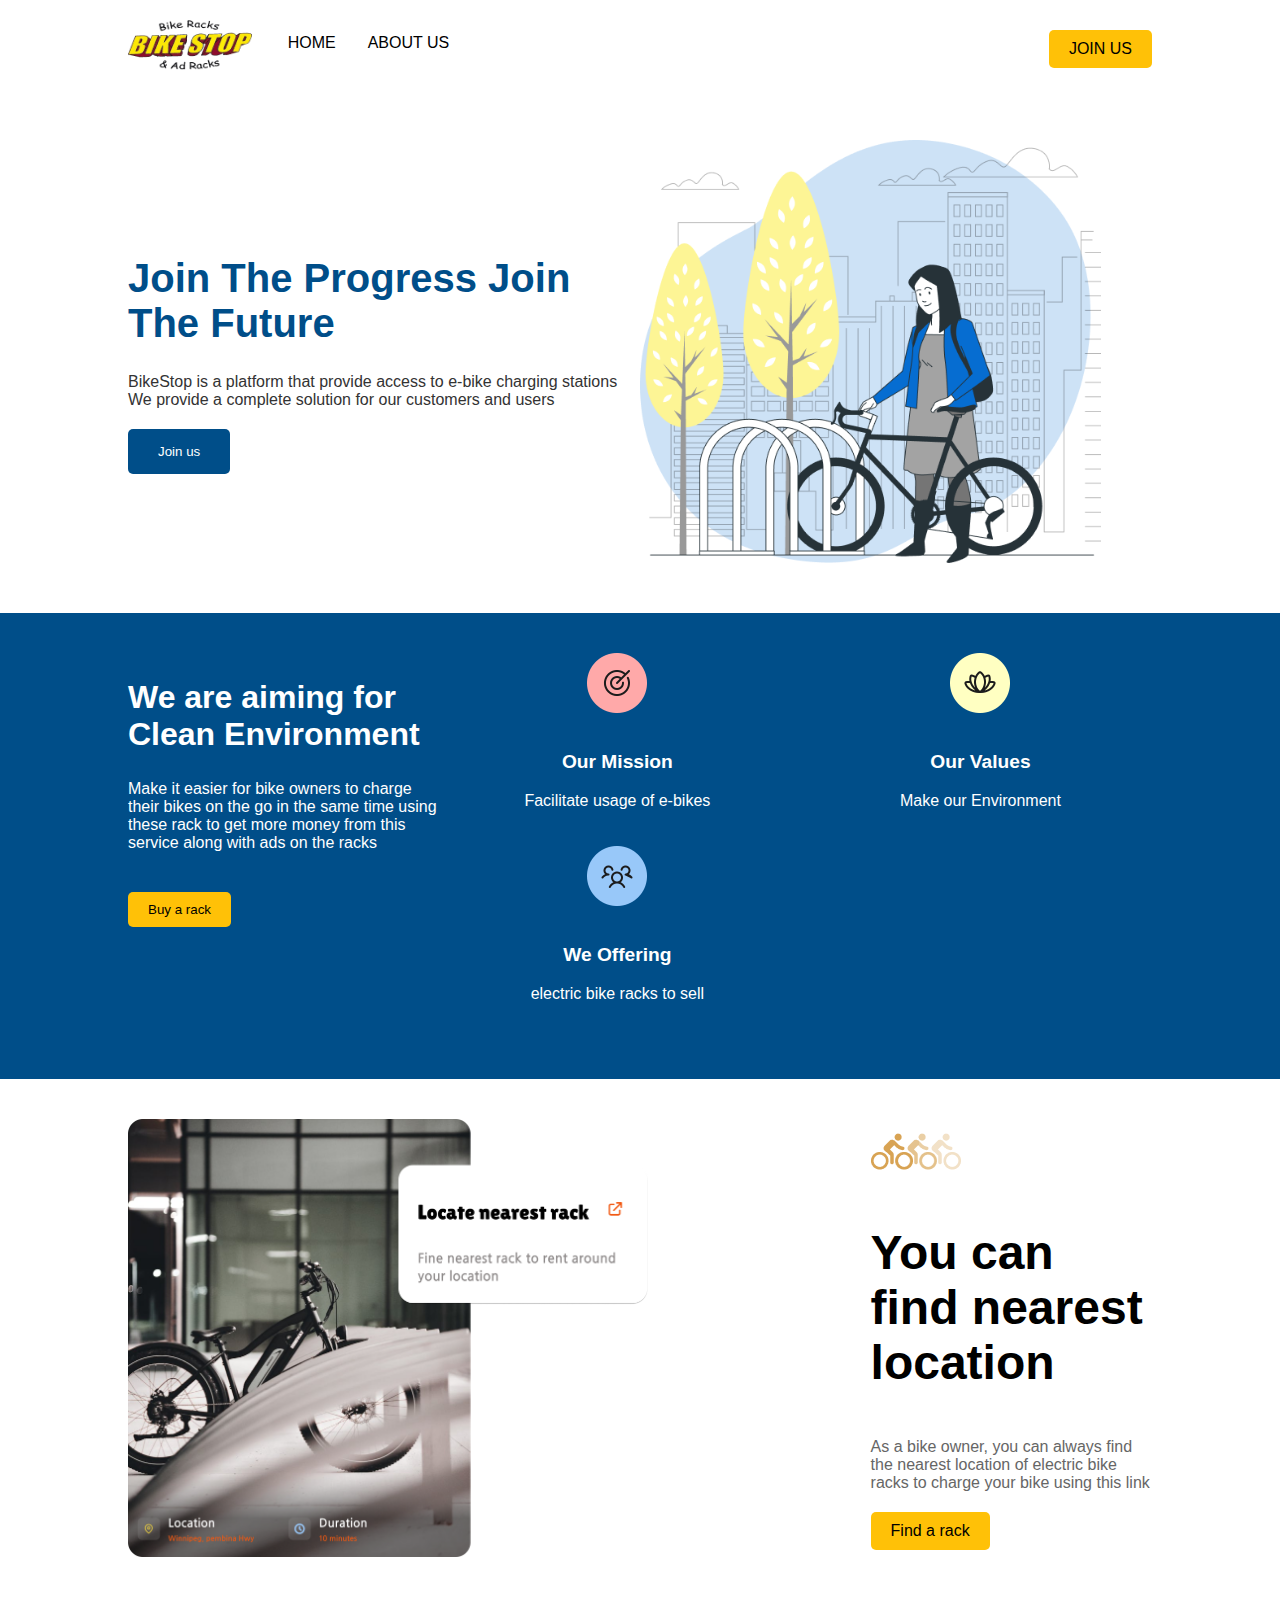
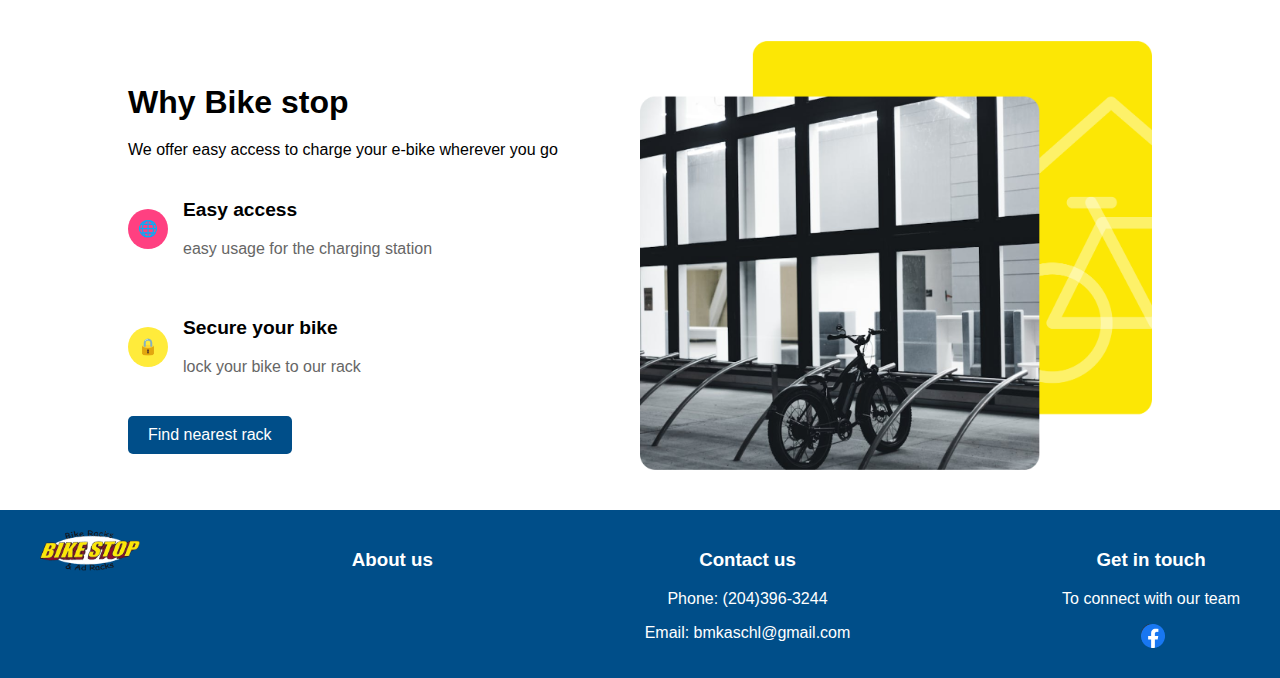
<file: website/front-end/index.html>
<!DOCTYPE html>
<html lang="en">
<head>
<meta charset="UTF-8">
<meta name="viewport" content="width=device-width, initial-scale=1.0">
<link rel="stylesheet" href="styles.css">
<link rel="icon" type="image/png" href="images/logo.png">
<title>Bike Stop - Bike Racks & Ad Racks</title>
</head>
<body>

<div class="navbar">
  <img src="images/logo.png" alt="Bike Stop Logo" class="logo">
  <a href="#">HOME</a>
  <a href="#">ABOUT US</a>
  <a href="#" class="right">JOIN US</a>
</div>

<div class="hero">
  <div class="hero-text">
    <h1>Join The Progress Join The Future</h1>
    <p>BikeStop is a platform that provide access to e-bike charging stations
    </br>We provide a complete solution for our customers and users </p>
    <button>Join us</button>
  </div>
  <img src="images/Frame.png" alt="Person with bike" class="hero-image">
</div>


<div class="mission-section">

    <div class="mission-text">
        <h2>We are aiming for Clean Environment</h2>
        <p>Make it easier for bike owners to charge their bikes on the go in the same time using these rack to get more money from this service along with ads on the racks</p>
        <button>Buy a rack</button>
      </div>

    <div class="mission-points">
      <div class="point">
        <img src="images/mission.png" alt="Our Mission">
        <h3>Our Mission</h3>
        <p>Facilitate usage of e-bikes</p>
      </div>
      <div class="point">
        <img src="images/values.png" alt="Our Values">
        <h3>Our Values</h3>
        <p>Make our Environment</p>
      </div>
      <div class="point">
        <img src="images/weoffer.png" alt="We Offering">
        <h3>We Offering</h3>
        <p>electric bike racks to sell</p>
      </div>
    </div>
    
   
  </div>
  
  
  <div class="locate-section">
    <div class="locate-image">
      <img src="images/locate.png" alt="Bike Rack">
    </div>
    <div class="locate-content">
        <img src="images/Frame 45.png" alt="Bike Rack">
      <h3>You can find nearest location</h3>
      <p>As a bike owner, you can always find the nearest location of electric bike racks to charge your bike using this link</p>
      <button onclick="location.href='/map_rack.html'">Find a rack</button>
    </div>
  </div>
  

  <div class="why-bike-stop-section">
    <div class="text-area">
      <h2>Why Bike stop</h2>
      <p>We offer easy access to charge your e-bike wherever you go</p>
      <div class="feature">
        <span class="icon" style="background-color: #ff4081;">🌐</span>
        <div class="feature-text">
          <h3>Easy access</h3>
          <p>easy usage for the charging station</p>
        </div>
      </div>
      <div class="feature">
        <span class="icon" style="background-color: #ffeb3b;">🔒</span>
        <div class="feature-text">
          <h3>Secure your bike</h3>
          <p>lock your bike to our rack</p>
        </div>
      </div>
      <button onclick="location.href='/map_rack.html'">Find nearest rack</button>
    </div>
    <div class="image-area">
      <img src="images/Group 9.png" alt="Bike Rack">
      <div class="overlay"></div>
    </div>
  </div>
  
  <footer class="site-footer">
    <div class="footer-content">
      <div class="footer-block">
        <img src="images/logo.png" alt="Bike Stop Logo" class="footer-logo">
      </div>
      <div class="footer-block">
        <h3>About us</h3>
      </div>
      <div class="footer-block">
        <h3>Contact us</h3>
        <p>Phone: (204)396-3244</p>
        <p>Email: bmkaschl@gmail.com</p>
      </div>
      <div class="footer-block">
        <h3>Get in touch</h3>
        <p>To connect with our team</p>
        <div class="social-icons">
            <a href="https://www.facebook.com/Bikestopbikeracks" class="social-icon"><img src="images/Facebook.png" alt="Facebook"></a>

  
          </div>
      </div>
    </div>
  </footer>
  
</body>
</html>
</file>
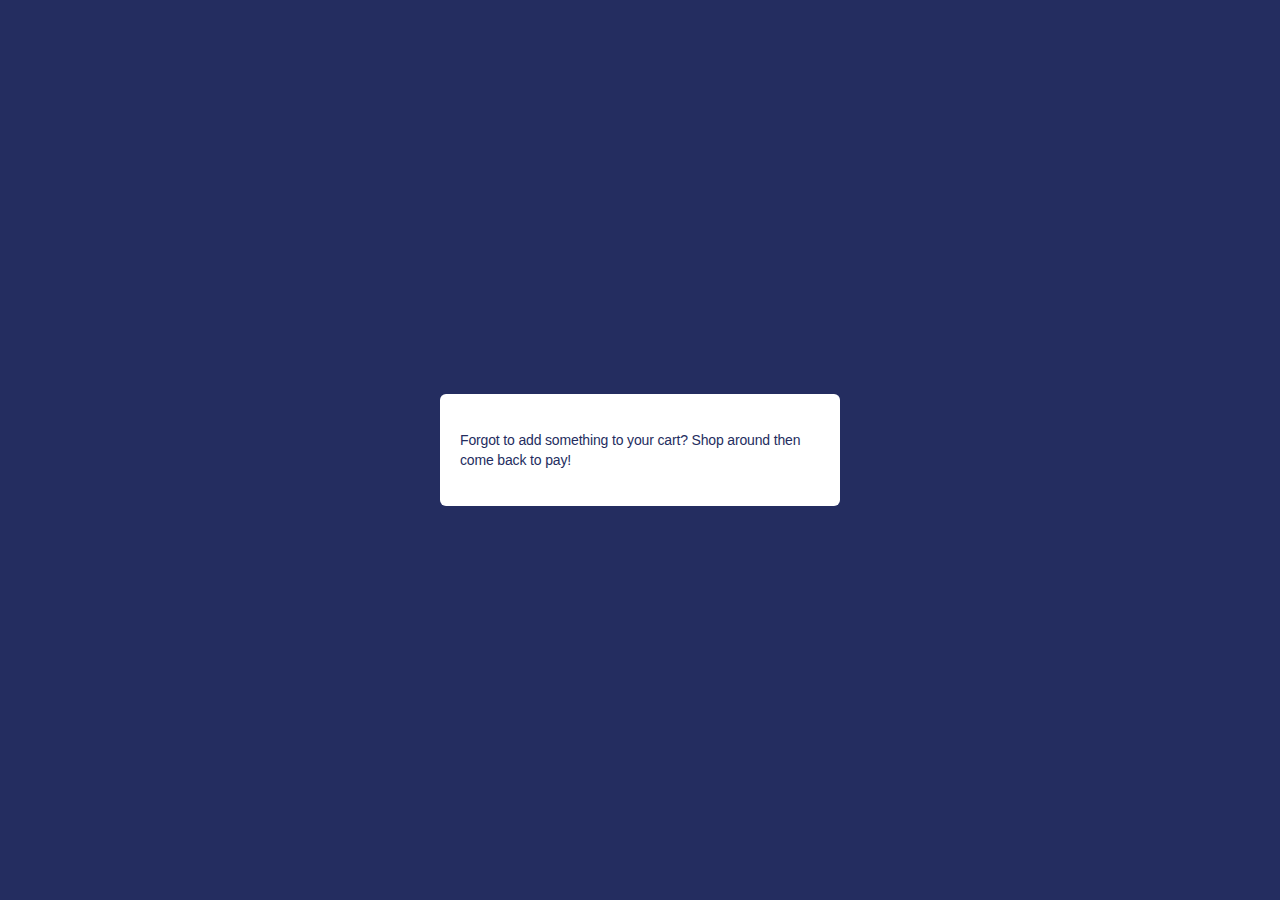
<file: website/front-end/cancel.html>
<!DOCTYPE html>
<html>
<head>
  <title>Checkout canceled</title>
  <link rel="stylesheet" href="style_map.css">
</head>
<body>
  <section>
    <p>Forgot to add something to your cart? Shop around then come back to pay!</p>
  </section>
</body>
</html>
</file>
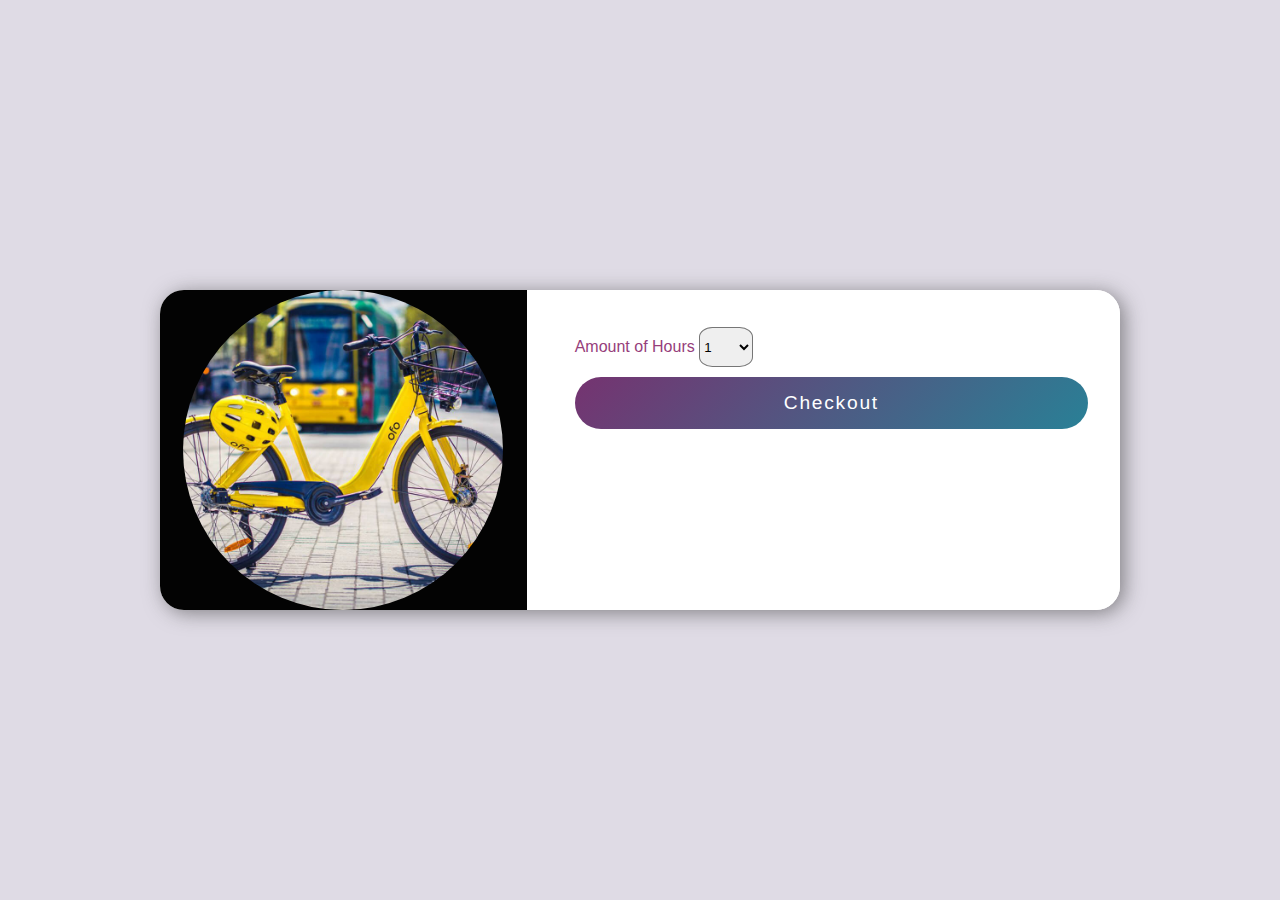
<file: website/front-end/checkout.html>
<!DOCTYPE html>
<html>

<head>
  <title>Buy cool new product</title>
  <script src="https://js.stripe.com/v3/"></script>
  <link rel="icon" type="image/png" href="images/logo.png">
  <style>
    body {
      font-family: 'Roboto', sans-serif !important;
      margin: 0;
      padding: 0;
      box-sizing: border-box;
    }

    .mainscreen {
      min-height: 100vh;
      width: 100%;
      display: flex;
      flex-direction: column;
      background-color: #DFDBE5;
      background-image: url("https://wallpaperaccess.com/full/3063067.png");
      color: #963E7B;
      background-size: cover;
      background-repeat: no-repeat;
      background-position: center;
    }

    .card {
      width: 60rem;
      margin: auto;
      background: white;
      position: center;
      align-self: center;
      top: 50rem;
      border-radius: 1.5rem;
      box-shadow: 4px 3px 20px #3535358c;
      display: flex;
      flex-direction: row;

    }

    .leftside {
      background: #030303;
      width: 25rem;
      display: inline-flex;
      align-items: center;
      justify-content: center;
      border-top-left-radius: 1.5rem;
      border-bottom-left-radius: 1.5rem;
    }

    .product {
      object-fit: cover;
      width: 20em;
      height: 20em;
      border-radius: 100%;
    }

    .rightside {
      background-color: #ffffff;
      width: 35rem;
      border-bottom-right-radius: 1.5rem;
      border-top-right-radius: 1.5rem;
      padding: 1rem 2rem 3rem 3rem;
    }

    p {
      display: block;
      font-size: 1.1rem;
      font-weight: 400;
      margin: .8rem 0;
    }

    .inputbox {
      color: #030303;
      width: 100%;
      padding: 0.5rem;
      border: none;
      border-bottom: 1.5px solid #ccc;
      margin-bottom: 1rem;
      border-radius: 0.3rem;
      font-family: 'Roboto', sans-serif;
      color: #615a5a;
      font-size: 1.1rem;
      font-weight: 500;
      outline: none;
    }

    .expcvv {
      display: flex;
      justify-content: space-between;
      padding-top: 0.6rem;
    }

    .expcvv_text {
      padding-right: 1rem;
    }

    .expcvv_text2 {
      padding: 0 1rem;
    }

    .button {
      background: linear-gradient(135deg, #753370 0%, #298096 100%);
      padding: 15px;
      border: none;
      border-radius: 50px;
      color: white;
      font-weight: 400;
      font-size: 1.2rem;
      margin-top: 10px;
      width: 100%;
      letter-spacing: .11rem;
      outline: none;
    }

    .button:hover {
      transform: scale(1.05) translateY(-3px);
      box-shadow: 3px 3px 6px #38373785;
    }

    @media only screen and (max-width: 1000px) {
      .card {
        flex-direction: column;
        width: auto;

      }

      .leftside {
        width: 100%;
        border-top-right-radius: 0;
        border-bottom-left-radius: 0;
        border-top-right-radius: 0;
        border-radius: 0;
      }

      .rightside {
        width: auto;
        border-bottom-left-radius: 1.5rem;
        padding: 0.5rem 3rem 3rem 2rem;
        border-radius: 0;
      }

      #hours_hidden {
        font-size: 3rem;
        height: 10rem;
        width: 40%;
        margin-left: 1rem;
        text-align: center;
      }

      #hours_hidden_wrapper {
        margin-left: auto;
        margin-right: 0;
      }

      #checkout-button {
        background: linear-gradient(135deg, #753370 0%, #298096 100%);
        padding: 15px;
        border: none;
        border-radius: 50px;
        color: white;
        font-weight: 400;
        font-size: 5rem;
        margin-top: 5rem;
        width: 100%;
        letter-spacing: .22rem;
        outline: none;
      }

      #rental_location_name {
        font-size: 3rem;
      }

      label {
        font-size: 3rem;
      }

    }
  </style>
</head>

<body>
  <section>


    <div class="mainscreen">
      <!-- <img src="https://image.freepik.com/free-vector/purple-background-with-neon-frame_52683-34124.jpg"  class="bgimg " alt="">-->
      <div class="card">
        <div class="leftside">
          <img src="product_imagejpg.jpg" class="product" alt="Shoes" />
        </div>
        <div class="rightside">
          <form action="http://4.172.201.108:5001/create-checkout-session" method="POST">
            <h3 id="rental_location_name"></h3>
            <div id="address">
              <h4 id="address_name"></h4>
            </div>

            <label for="dropdown">Amount of Hours</label>
            <select id="hours_hidden" name="dropdown" style="border-radius: 25%; width: 4em; height: 3em;">
              <option value="1">1</option>
              <option value="2">2</option>
              <option value="3">3</option>
              <option value="4">4</option>
              <option value="5">5</option>
              <option value="6">6</option>
              <option value="7">7</option>
              <option value="8">8</option>
            </select>
            <button type="submit" class="button" id="checkout-button">Checkout</button>
          </form>
        </div>
      </div>
    </div>

  </section>

  <script>

    function getParameterByName(name, url) {
      if (!url) url = window.location.href;
      name = name.replace(/[\[\]]/g, "\\$&");
      var regex = new RegExp("[?&]" + name + "(=([^&#]*)|&|#|$)"),
        results = regex.exec(url);
      if (!results) return null;
      if (!results[2]) return '';
      return decodeURIComponent(results[2].replace(/\+/g, " "));
    }

    // Function to execute when the document is loaded
    function onLoad() {
      console.log('Document is loaded.');
      // Add your code here
      var locationName = getParameterByName('location_name');
      console.log(locationName);
      document.getElementById("rental_location_name").textContent = locationName;
    }

    // Add an event listener for the 'DOMContentLoaded' event
    document.addEventListener('DOMContentLoaded', onLoad);    // Get the location_name parameter from the URL


    var locations = [{ "description": "Convenient location for business meetings with a view of the Red River.", "location_name": "Red River Meeting Room", "location_x": "49.892086", "location_y": "-97.137574", "rackID": 1 },
    { "description": "Central spot for easy access to downtown attractions and shopping districts.", "location_name": "City Center Storage", "location_x": "49.895078", "location_y": "-97.142578", "rackID": 2 },
    { "description": "Located in the heart of downtown Winnipeg, adjacent to public transportation hubs.", "location_name": "Downtown Hub", "location_x": "49.887623", "location_y": "-97.145937", "rackID": 3 },
    { "description": "Ideal location for commuters, surrounded by cafes and restaurants.", "location_name": "Skyline Depot", "location_x": "49.888732", "location_y": "-97.131207", "rackID": 4 },
    { "description": "Central location near popular shopping districts, perfect for retail storage.", "location_name": "Commerce Corner Rack", "location_x": "49.893541", "location_y": "-97.136942", "rackID": 5 },
    { "description": "Near downtown attractions and entertainment venues, ideal for business meetings.", "location_name": "Metro Meeting Room", "location_x": "49.888186", "location_y": "-97.139785", "rackID": 6 },
    { "description": "Located in a bustling commercial area, with easy access to public amenities.", "location_name": "Plaza Point Storage", "location_x": "49.891247", "location_y": "-97.140398", "rackID": 7 },
    { "description": "Convenient location for commuters, with access to major thoroughfares.", "location_name": "Urban Junction Rack", "location_x": "49.890623", "location_y": "-97.134557", "rackID": 8 },
    { "description": "Close to downtown attractions and transportation hubs, with a view of the city skyline.", "location_name": "Gateway Rack", "location_x": "49.801783", "location_y": "-97.147622", "rackID": 9 },
    { "description": "Prime location near the riverfront, offering scenic views and easy access to downtown amenities.", "location_name": "Riverfront Storage", "location_x": "49.891754", "location_y": "-97.132946", "rackID": 10 }
    ];

    var locationCoordinates = {
      "Red River Meeting Room": { x: 49.892086, y: -97.137574 },
      "City Center Storage": { x: 49.895078, y: -97.142578 },
      "Downtown Hub": { x: 49.887623, y: -97.145937 },
      "Skyline Depot": { x: 49.888732, y: -97.131207 },
      "Commerce Corner Rack": { x: 49.893541, y: -97.136942 },
      "Metro Meeting Room": { x: 49.888186, y: -97.139785 },
      "Plaza Point Storage": { x: 49.891247, y: -97.140398 },
      "Urban Junction Rack": { x: 49.890623, y: -97.134557 },
      "Gateway Rack": { x: 49.801783, y: -97.147622 },
      "Riverfront Storage": { x: 49.891754, y: -97.132946 }
    };

    document.addEventListener('DOMContentLoaded', async function () {
      var locationName = getParameterByName('location_name');
      console.log(locationCoordinates[locationName]);
      var x = locationCoordinates[locationName].x;
      var y = locationCoordinates[locationName].y;
      getAddressFromCoordinates(x, y)
        .then(function (address) {
          console.log(address);
          // Set the value after the Promise resolves
          document.getElementById("address_name").textContent = address['display_name'];
        })
        .catch(function (error) {
          console.error("Error fetching address:", error);
          // Handle error if needed
        });
    });

    function getAddressFromCoordinates(latitude, longitude) {
      // Construct the URL for OpenStreetMap Nominatim reverse geocoding
      const url = `https://nominatim.openstreetmap.org/reverse?format=json&lat=${latitude}&lon=${longitude}`;

      // Make a GET request to the Nominatim API
      return fetch(url)
        .then(function (response) {
          return response.json();
        })
        .then(function (data) {
          // Check if the response contains address details
          console.log(data);
          return data;
        })
        .catch(function (error) {
          console.error("Error fetching address:", error);
          return null;
        });
    }

  </script>


</body>

</html>
</file>
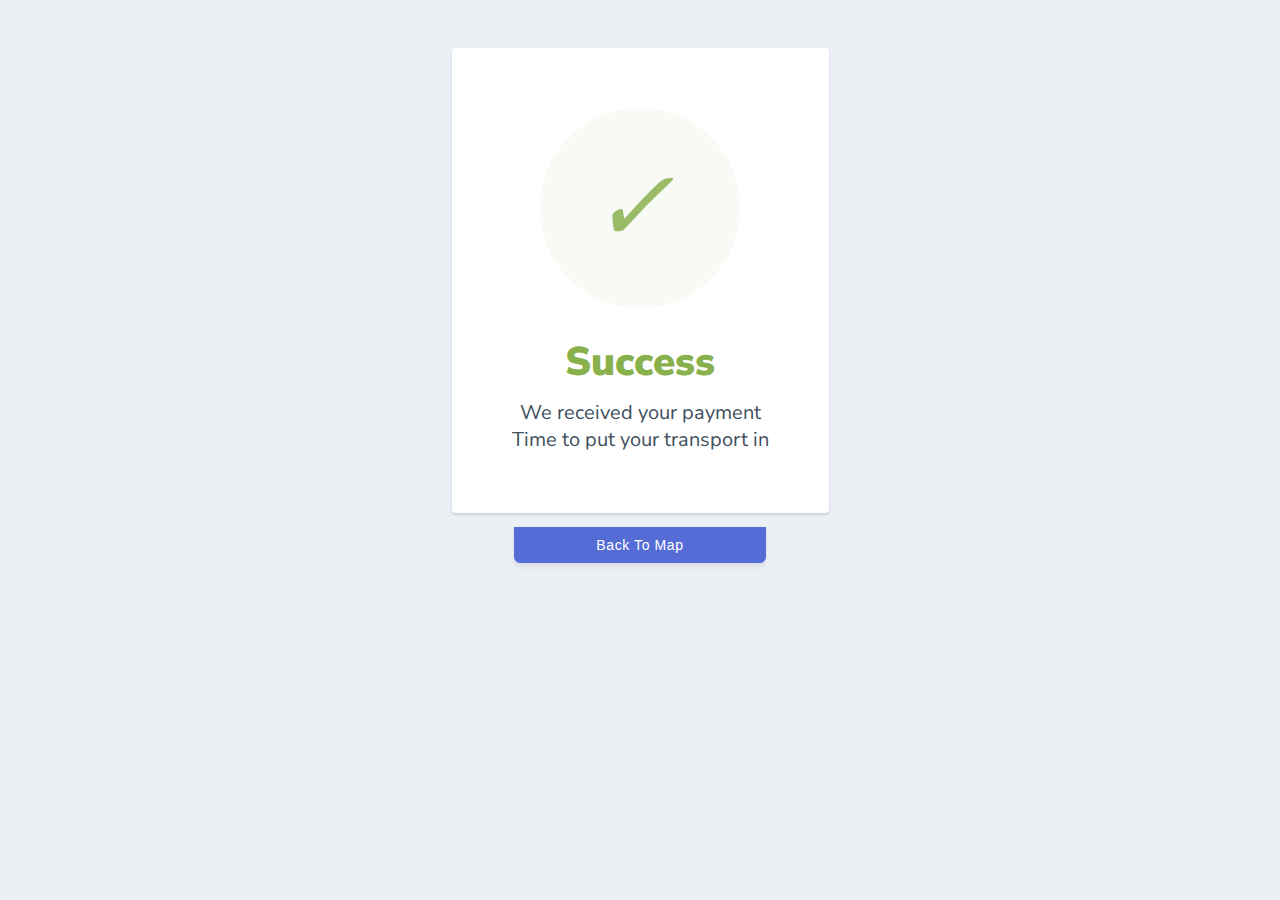
<file: website/front-end/success.html>
<html>

<head>
  <link href="https://fonts.googleapis.com/css?family=Nunito+Sans:400,400i,700,900&display=swap" rel="stylesheet">
  <link rel="icon" type="image/png" href="images/logo.png">
</head>
<style>
  body {
    text-align: center;
    padding: 40px 0;
    background: #EBF0F5;
  }

  h1 {
    color: #88B04B;
    font-family: "Nunito Sans", "Helvetica Neue", sans-serif;
    font-weight: 900;
    font-size: 40px;
    margin-bottom: 10px;
  }

  p {
    color: #404F5E;
    font-family: "Nunito Sans", "Helvetica Neue", sans-serif;
    font-size: 20px;
    margin: 0;
  }

  i {
    color: #9ABC66;
    font-size: 100px;
    line-height: 200px;
    margin-left: -15px;
  }

  .card {
    background: white;
    padding: 60px;
    border-radius: 4px;
    box-shadow: 0 2px 3px #C8D0D8;
    display: inline-block;
    margin: 0 auto;
  }

  button {
    height: 36px;
    background: #556cd6;
    color: white;
    width: 20%;
    margin-top: 1em;
    font-size: 14px;
    border: 0;
    font-weight: 500;
    cursor: pointer;
    letter-spacing: 0.6;
    border-radius: 0 0 6px 6px;
    transition: all 0.2s ease;
    box-shadow: 0px 4px 5.5px 0px rgba(0, 0, 0, 0.07);
  }

  button:hover {
    opacity: 0.8;
  }
</style>

<body>
  <div class="card">
    <div style="border-radius:200px; height:200px; width:200px; background: #F8FAF5; margin:0 auto;">
      <i class="checkmark">&#10003;</i>
    </div>
    <h1>Success</h1>
    <p>We received your payment<br /> Time to put your transport in</p>
  </div>

  <div>
    <button onclick="location.href='/map_rack.html'">Back To Map</button>
  </div>

  <script>
        document.addEventListener('DOMContentLoaded', async function() {
        try {
            const url = 'http://140.193.109.100:80/update'; // Change the URL as needed
            const params = {}; // Add parameters if necessary

            const response = await fetch(url, {
                method: 'POST',
                headers: {
                    //'Content-Type': 'application/json' // Adjust content type as needed
                },
                body: JSON.stringify(params)
            });

            if (response.ok) {
                // Request was successful
                const responseData = await response.json(); // Parse response data if JSON
                console.log(responseData);
            } else {
                // Request failed
                console.error('Request failed:', response.status);
            }
        } catch (error) {
            // Handle any errors
            console.error('Error:', error);
        }
    });
  </script>
</body>

</html>
</file>
<file: website/front-end/styles.css>
/* Add your colors, fonts, etc. here */
body {
    margin: 0;
    font-family: Arial, sans-serif;
  }
  .navbar {
    background-color: #ffffff; /* White */
    overflow: hidden;
    padding: 20px 10%;
  }
  .navbar a {
    float: left;
    display: block;
    color: black;
    text-align: center;
    padding: 14px 16px;
    text-decoration: none;
  }
  .navbar a.right {
    float: right;
    background-color: #ffc107; /* Yellow */
    padding: 10px 20px;
    margin-top: 10px;
    border-radius: 5px;
  }
  .logo {
    float: left;
    height: 50px; /* or the height you want */
    margin-right: 20px;
  }
  .hero {
    background-color: #FFFFFF; /* Light blue background */
    padding: 50px 10%;
    display: flex;
    align-items: center;
    justify-content: space-between;
  }
  
  .hero-image {
    max-width: 45%; /* Adjust the width as necessary */
    height: auto;
    margin-right: 5%; /* Add space between the image and the text */
  }
  
  .hero-text {
    max-width: 50%; /* Adjust the width as necessary */
    text-align: left;
  }
  .hero h1 {
    color: #004e89; /* Dark blue text */
    font-size: 2.5em;
  }
  .hero p {
    color: #333; /* Dark text */
  }
  .hero-text button {
    background-color: #004e89; /* Dark blue */
    color: white;
    border: none;
    padding: 15px 30px;
    margin-top: 20px;
    border-radius: 5px;
    cursor: pointer;
    display: block; /* Make the button block to occupy its own line */
  }
  
  .mission-section {
    background-color: #004e89; /* Adjust the color to match your branding */
    color: white;
    padding: 40px 10%;
    text-align: center;
  }
  
  .mission-section h2 {
    font-size: 2em; /* Adjust the size as needed */
  }
  
  .mission-section p {
    font-size: 1em; /* Adjust the size as needed */
  }
  
  .mission-section button {
    background-color: #ffc107; /* Adjust the button color to match your branding */
    color: #000;
    border: none;
    padding: 10px 20px;
    margin-top: 20px;
    border-radius: 5px;
    cursor: pointer;
  }
  
  .mission-values {
    display: flex;
    justify-content: space-around;
    margin-top: 40px;
  }
  
  .mission, .values {
    max-width: 45%; /* Adjust the size as needed */
  }
  
  .mission img, .values img {
    width: 60px; /* Adjust size as needed */
    height: auto;
  }
  
  /* //mission/// */

  .mission-section {
    background-color: #004e89; /* Dark blue background */
    color: white;
    padding: 40px 10%;
    display: flex;
    justify-content: space-between;
    align-items: flex-start;
  }
  
  .mission-points {
    display: flex;
    flex-wrap: wrap;
    justify-content: space-between; /* This will take care of spacing in the first row */
    width: 100%; /* Takes the full width */
  }
  
  .point {
    width: calc(50% - 10px); /* Adjust width for two items per row, minus some margin */
    margin-bottom: 20px; /* Space between the rows */
  }
  
  .point:last-child {
    width: calc(50% - 10px); /* Adjust width for the last item */
    margin-right: auto; /* Pushes the last item to the right */
  }
  
  .point img {
    width: 60px; /* Adjust size as needed */
    height: auto;
    margin-bottom: 15px; /* Space between the icon and the text */
  }
  
  .point h3 {
    font-size: 1.2em; /* Adjust the size as needed */
  }
  
  .point p {
    font-size: 1em; /* Adjust the size as needed */
  }
  
  .mission-text {
    width: 45%; /* Adjust the width as necessary */
    text-align: left; /* Align the text to the left */
  }
  
  .mission-text h2 {
    font-size: 2em; /* Adjust the size as needed */
  }
  
  .mission-text p {
    font-size: 1em; /* Adjust the size as needed */
    margin-bottom: 20px; /* Space between the paragraph and the button */
  }
  
  .mission-text button {
    background-color: #ffc107; /* Yellow */
    color: #000;
    border: none;
    padding: 10px 20px;
    border-radius: 5px;
    cursor: pointer;
  }
  
  /* Responsive adjustments if needed */
  @media (max-width: 600px) {
    .point, .point:last-child {
      width: 100%; /* Full width for small screens */
      margin-left: 0; /* Reset margin-left for the last item */
    }
  }
  

  /* third section  */


  .locate-section {
    display: flex;
    align-items: center;
    justify-content: space-between;
    padding: 40px 10%;
    background: #fff; /* or any color that matches your design */
  }
  
  .locate-image img {
    max-width: 70%;
    height: auto;
  }
  
  .locate-content {
    max-width: 70%; /* Adjust the width as necessary */
    text-align: left;
  }
  
  .locate-content h3 {
    font-size: 3em; /* Adjust the size as needed */
    color: #000; /* Adjust the color as needed */
  }
  
  .locate-content p {
    margin: 20px 0;
    color: #666; /* Adjust the color as needed */
  }
  
  .locate-content button {
    background-color: #ffc107; /* Adjust the button color to match your branding */
    color: #000;
    border: none;
    padding: 10px 20px;
    border-radius: 5px;
    cursor: pointer;
    font-size: 1em;
  }
  
  /* Responsive adjustments if needed */
  @media (max-width: 768px) {
    .locate-section {
      flex-direction: column;
      text-align: center;
    }
  
    .locate-content,
    .locate-image {
      max-width: 100%;
    }
  
    .locate-content {
      order: 1; /* Put the text content above the image */
    }
  
    .locate-image {
      order: 2; /* Put the image below the text content */
      margin-top: 20px;
    }
  }
  

  .why-bike-stop-section {
  display: flex;
  align-items: center;
  justify-content: space-between;
  padding: 40px 10%;
}

.text-area {
  width: 50%;
}

.text-area h2 {
  font-size: 2em; /* Adjust the size as needed */
  color: #000; /* Adjust the color as needed */
  margin-bottom: 20px;
}

.text-area p {
  margin-bottom: 20px;
}

.feature {
  display: flex;
  align-items: center;
  margin-bottom: 20px;
}

.icon {
  display: inline-block;
  width: 40px; /* Adjust as needed */
  height: 40px; /* Adjust as needed */
  line-height: 40px;
  text-align: center;
  border-radius: 50%;
  color: white;
  margin-right: 15px;
}

.feature-text h3 {
  font-size: 1.2em;
  color: #000;
}

.feature-text p {
  font-size: 1em;
  color: #666;
}

.text-area button {
  background-color: #2196f3; /* Adjust the button color to match your branding */
  color: white;
  border: none;
  padding: 10px 20px;
  border-radius: 5px;
  cursor: pointer;
  font-size: 1em;
}

.image-area {
  position: relative;
  width: 50%;
}

.image-area img {
  width: 100%;
  display: block; /* Remove any space below the image */
}

.overlay {
  position: absolute;
  top: 0;
  right: 0;
  width: 100px; /* Adjust the size as needed */
  height: 100%;
}

/* Responsive adjustments if needed */
@media (max-width: 768px) {
  .why-bike-stop-section {
    flex-direction: column;
  }

  .text-area,
  .image-area {
    width: 100%;
  }

  .image-area {
    order: -1; /* This will place the image above the text on smaller screens */
  }

  .overlay {
    width: 100%;
    height: 50px; /* Adjust the overlay size for smaller screens */
  }
}
/* the fourth section */

.why-bike-stop-section {
  display: flex;
  align-items: center;
  justify-content: space-between;
  padding: 40px 10%;
}

.text-area {
  width: 50%;
}

.text-area h2 {
  font-size: 2em; /* Adjust the size as needed */
  color: #000; /* Adjust the color as needed */
  margin-bottom: 20px;
}

.text-area p {
  margin-bottom: 20px;
}

.feature {
  display: flex;
  align-items: center;
  margin-bottom: 20px;
}

.icon {
  display: inline-block;
  width: 40px; /* Adjust as needed */
  height: 40px; /* Adjust as needed */
  line-height: 40px;
  text-align: center;
  border-radius: 50%;
  color: white;
  margin-right: 15px;
}

.feature-text h3 {
  font-size: 1.2em;
  color: #000;
}

.feature-text p {
  font-size: 1em;
  color: #666;
}

.text-area button {
  background-color: #004e89; /* Adjust the button color to match your branding */
  color: white;
  border: none;
  padding: 10px 20px;
  border-radius: 5px;
  cursor: pointer;
  font-size: 1em;
}

.image-area {
  position: relative;
  width: 50%;
}

.image-area img {
  width: 100%;
  display: block; /* Remove any space below the image */
}

.overlay {
  position: absolute;
  top: 0;
  right: 0;
  width: 100px; /* Adjust the size as needed */
  height: 100%;
}

/* Responsive adjustments if needed */
@media (max-width: 768px) {
  .why-bike-stop-section {
    flex-direction: column;
  }

  .text-area,
  .image-area {
    width: 100%;
  }

  .image-area {
    order: -1; /* This will place the image above the text on smaller screens */
  }

  .overlay {
    width: 100%;
    height: 50px; /* Adjust the overlay size for smaller screens */
  }
}

  /* Add responsive design adjustments as needed */
  /* footer */

  .site-footer {
    background-color: #004e89; /* Dark blue background */
    color: white;
    padding: 20px 0;
    display: flex;
    justify-content: space-around;
    align-items: center;
  }
  
  .footer-content {
    display: flex;
    width: 100%;
    max-width: 1200px; /* Adjust the max-width as needed */
    margin: auto;
    justify-content: space-between;
  }
  
  .footer-block {
    text-align: center;
  }
  
  .footer-logo {
    max-width: 100px; /* Adjust the width as needed */
    margin-bottom: 10px;
  }
  
  .social-icons {
    display: flex;
    justify-content: center;
  }
  
  .social-icon {
    display: inline-block;
    width: 20px; /* Adjust the size as needed */
    height: 20px; /* Adjust the size as needed */
    margin: 0 5px;
    background-color: #333; /* Placeholder background */
    color: white;
    text-align: center;
    line-height: 20px;
    border-radius: 50%;
    font-size: 16px; /* Adjust the font size as needed */
    text-decoration: none;
  }
  
  /* Rest of the styles... */
  
  @media (max-width: 768px) {
    .footer-content {
      flex-direction: column;
      text-align: center;
    }
  
    .footer-block {
      margin-bottom: 20px;
    }
  
    .social-icons {
      justify-content: center;
    }
  }
</file>
<file: website/front-end/style_map.css>
body {
  display: flex;
  justify-content: center;
  align-items: center;
  background: #242d60;
  font-family: -apple-system, BlinkMacSystemFont, 'Segoe UI', 'Roboto',
  'Helvetica Neue', 'Ubuntu', sans-serif;
  height: 100vh;
  margin: 0;
  -webkit-font-smoothing: antialiased;
  -moz-osx-font-smoothing: grayscale;
}
section {
  background: #ffffff;
  display: flex;
  flex-direction: column;
  width: 400px;
  height: 112px;
  border-radius: 6px;
  justify-content: space-between;
}
.product {
  display: flex;
}
.description {
  display: flex;
  flex-direction: column;
  justify-content: center;
}
p {
  font-style: normal;
  font-weight: 500;
  font-size: 14px;
  line-height: 20px;
  letter-spacing: -0.154px;
  color: #242d60;
  height: 100%;
  width: 100%;
  padding: 0 20px;
  display: flex;
  align-items: center;
  justify-content: center;
  box-sizing: border-box;
}
img {
  border-radius: 6px;
  margin: 10px;
  width: 54px;
  height: 57px;
}
h3,
h5 {
  font-style: normal;
  font-weight: 500;
  font-size: 14px;
  line-height: 20px;
  letter-spacing: -0.154px;
  color: #242d60;
  margin: 0;
}
h5 {
  opacity: 0.5;
}
button {
  height: 36px;
  background: #556cd6;
  color: white;
  width: 100%;
  font-size: 14px;
  border: 0;
  font-weight: 500;
  cursor: pointer;
  letter-spacing: 0.6;
  border-radius: 0 0 6px 6px;
  transition: all 0.2s ease;
  box-shadow: 0px 4px 5.5px 0px rgba(0, 0, 0, 0.07);
}
button:hover {
  opacity: 0.8;
}
</file>
